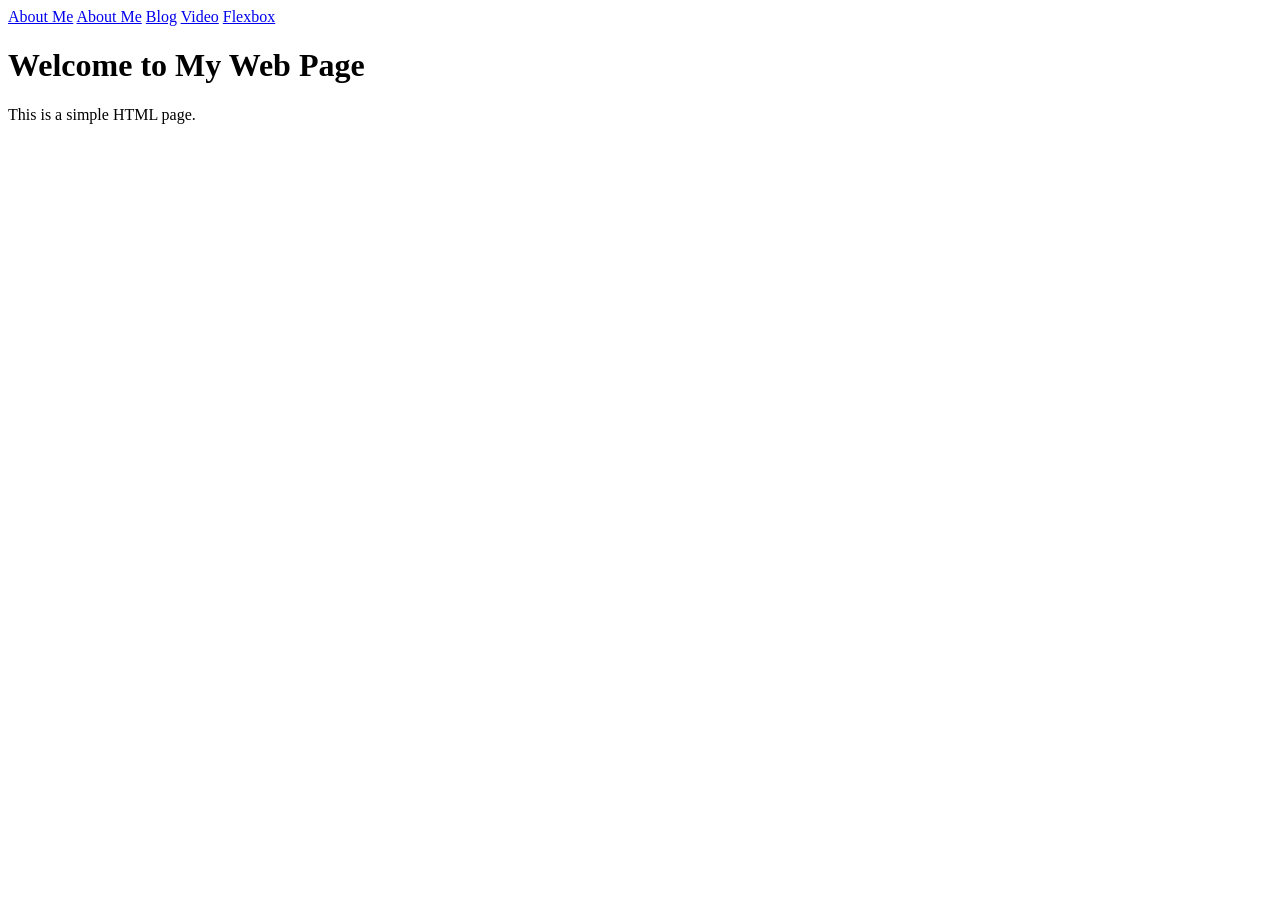
<file: Index.html>
<html>
    <head>
        <title>My Web Page</title>
    </head>
    <body>
        <a href="AboutMe.html">About Me</a>
        <a href="AboutMe.html">About Me</a>
        <a href="Blog.html">Blog</a>
        <a href="Video.html">Video</a>
        <a href="Flexbox.html">Flexbox</a>
        <h1>Welcome to My Web Page</h1>
        <p>This is a simple HTML page.</p>
    </body>










</html>
</file>
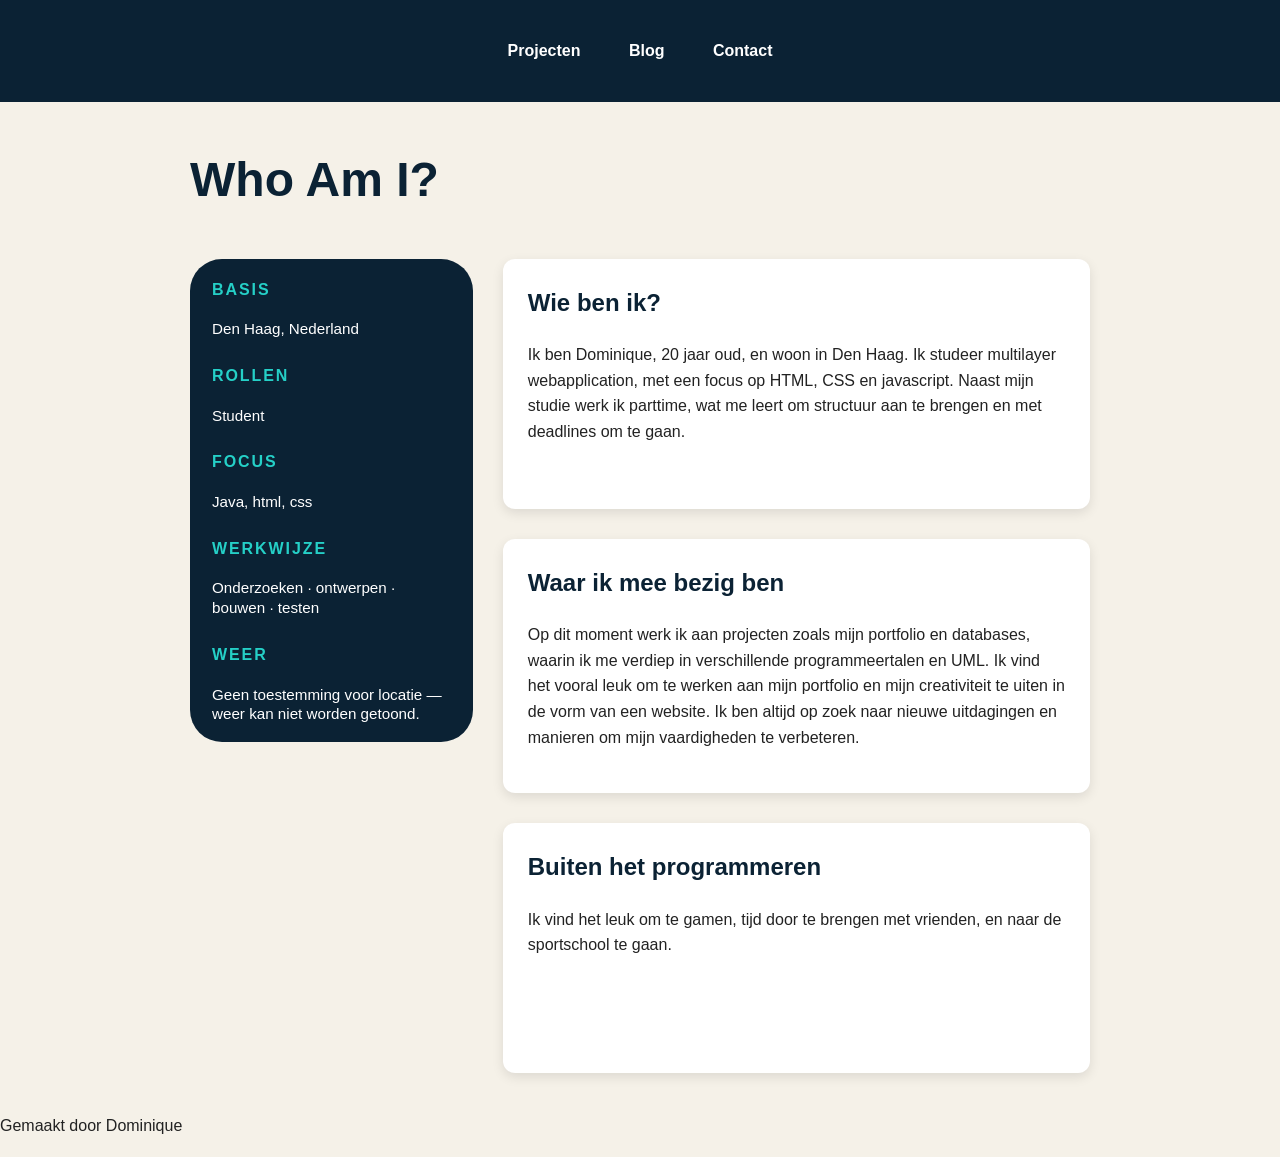
<file: index.html>
<!doctype html>
<html lang="en">
  <head>
    <link rel="stylesheet" href="Styles.css" />
    <meta charset="UTF-8" />
    <meta name="viewport" content="width=device-width, initial-scale=1.0" />
    <title>whoami</title>
  </head>
  <body>
    <header>
      <button onclick="location.href = 'Projecten.html'">Projecten</button>
      <button onclick="location.href = 'Blog.html'">Blog</button>
      <button onclick="location.href = 'Contact.html'">Contact</button>
    </header>
    <section>
      <h1>Who Am I?</h1>
    </section>
    <main class="about-layout">
      <aside class="profile-card">
        <h2>Basis</h2>
        <p>Den Haag, Nederland</p>
        <h2>Rollen</h2>
        <p>Student</p>
        <h2>Focus</h2>
        <p>Java, html, css</p>
        <h2>Werkwijze</h2>
        <p>Onderzoeken · ontwerpen · bouwen · testen</p>
        <h2>Weer</h2>
        <p id="weer-status"></p>
      </aside>
      <section class="article-list">
        <article>
          <h2>Wie ben ik?</h2>
          <p>
            Ik ben Dominique, 20 jaar oud, en woon in Den Haag. Ik studeer
            multilayer webapplication, met een focus op HTML, CSS en javascript.
            Naast mijn studie werk ik parttime, wat me leert om structuur aan te
            brengen en met deadlines om te gaan.
          </p>
        </article>
        <article>
          <h2>Waar ik mee bezig ben</h2>
          <p>
            Op dit moment werk ik aan projecten zoals mijn portfolio en
            databases, waarin ik me verdiep in verschillende programmeertalen en
            UML. Ik vind het vooral leuk om te werken aan mijn portfolio en mijn
            creativiteit te uiten in de vorm van een website. Ik ben altijd op
            zoek naar nieuwe uitdagingen en manieren om mijn vaardigheden te
            verbeteren.
          </p>
        </article>
        <article>
          <h2>Buiten het programmeren</h2>
          <p>
            Ik vind het leuk om te gamen, tijd door te brengen met vrienden, en
            naar de sportschool te gaan.
          </p>
        </article>
      </section>
    </main>
    <footer>
      <p>Gemaakt door Dominique</p>
    </footer>
    <script src="Weer.js"></script>
  </body>
</html>
</file>
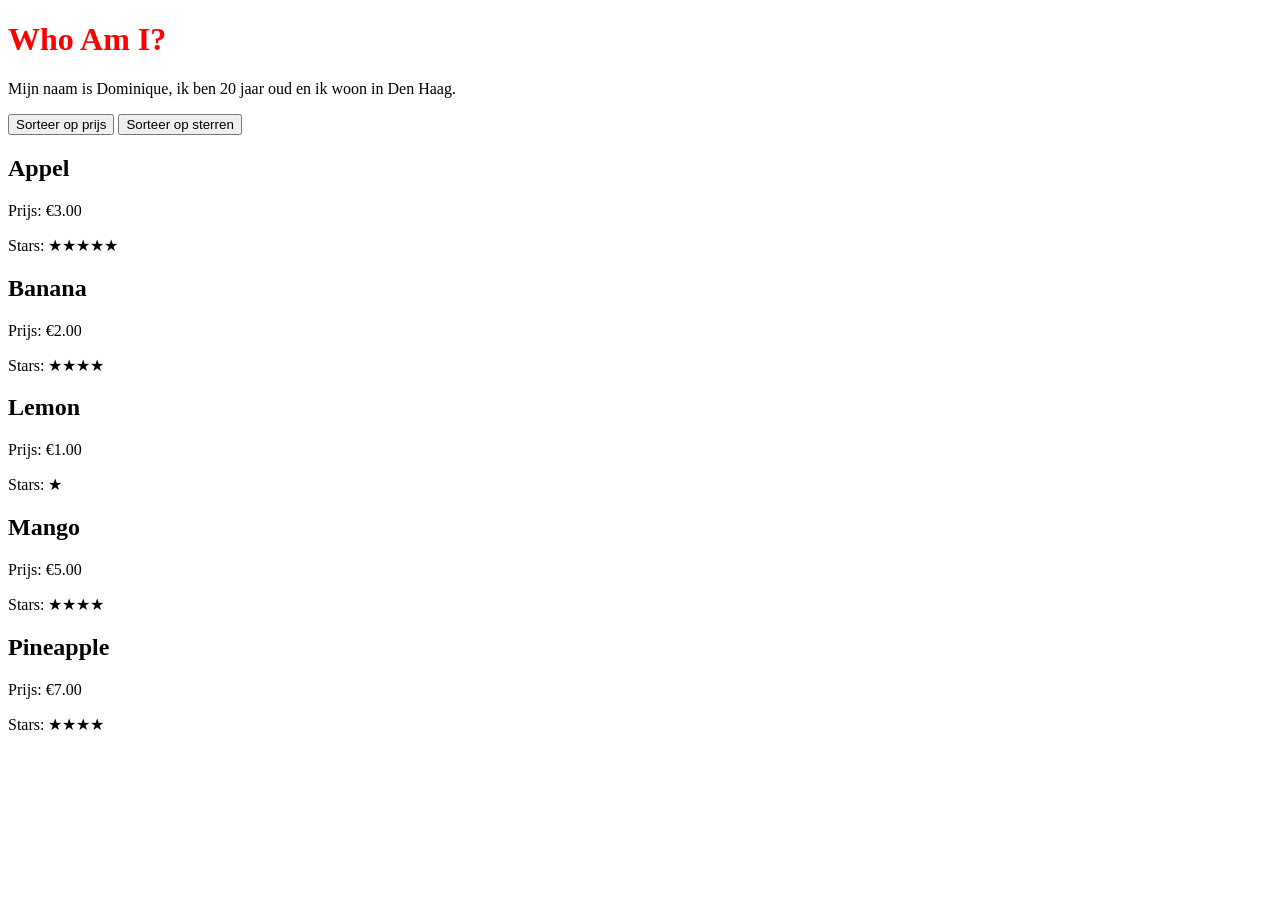
<file: WFPW_Extra_Opdrachten/index.html>
<!doctype html>
<html lang="en">
  <head>
    <meta charset="UTF-8" />
    <meta name="viewport" content="width=>, initial-scale=1.0" />
    <title>Document</title>
  </head>
  <body>
    <h1 id="title">"Extra opdrachten</h1>
    <p id="description">
      Hieronder staan enkele extra opdrachten die ik heb gemaakt om mijn
      vaardigheden in HTML en CSS te verbeteren.
    </p>
    <button id="button1">Sorteer op prijs</button>
    <button id="button2">Sorteer op sterren</button>
    <div id="fruit-list"></div>
  </body>
  <script src="testscript.js"></script>
</html>
</file>
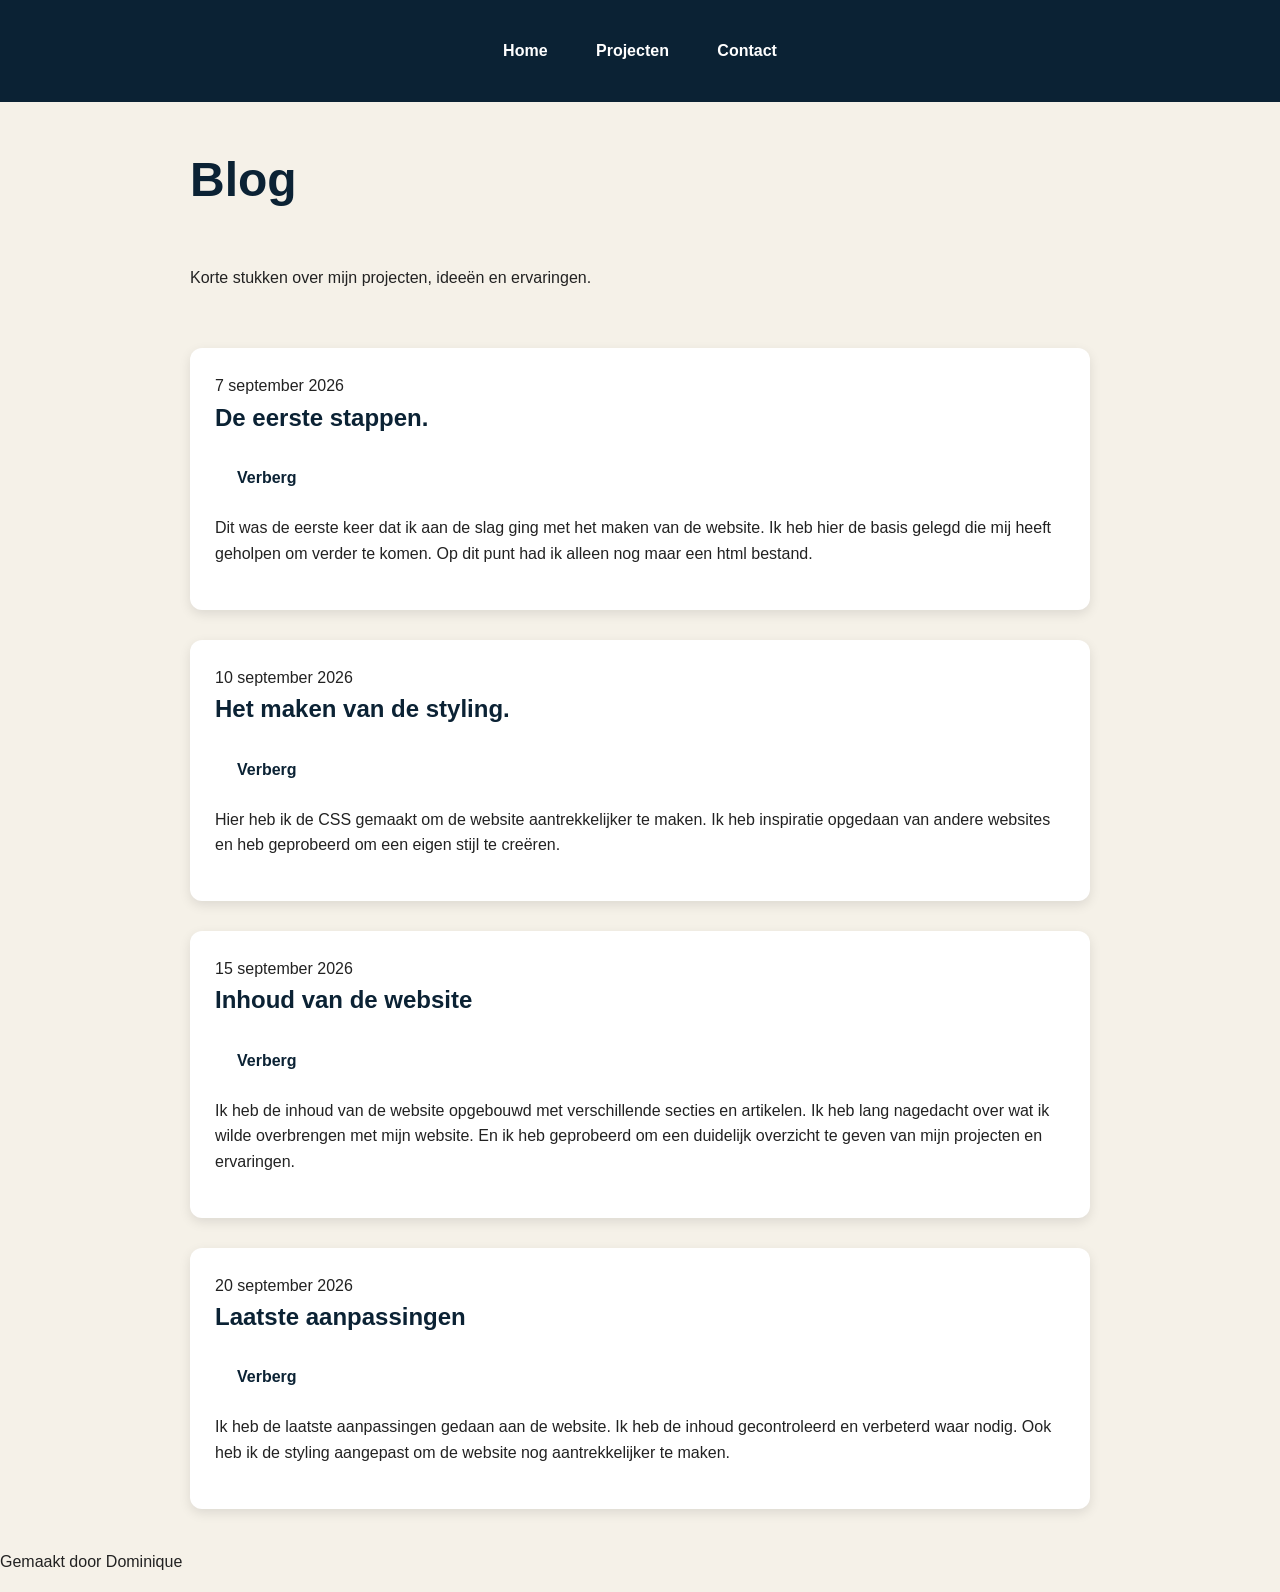
<file: Blog.html>
<!doctype html>
<html lang="en">
  <head>
    <link rel="stylesheet" href="Styles.css" />
    <meta charset="UTF-8" />
    <meta name="viewport" content="width=device-width, initial-scale=1.0" />
    <title>Blog</title>
  </head>
  <body>
    <header>
      <button onclick="location.href = 'index.html'">Home</button>
      <button onclick="location.href = 'Projecten.html'">Projecten</button>
      <button onclick="location.href = 'Contact.html'">Contact</button>
    </header>
    <main>
      <section>
        <h1>Blog</h1>
        <p>Korte stukken over mijn projecten, ideeën en ervaringen.</p>
      </section>
      <section>
        <article>
          <time datetime="2026-09-07">7 september 2026</time>
          <h2>De eerste stappen.</h2>
          <button class="toggle-btn" aria-expanded="true" aria-controls="post-1">
    Verberg
  </button>
          <p id="post-1">
            Dit was de eerste keer dat ik aan de slag ging met het maken van de
            website. Ik heb hier de basis gelegd die mij heeft geholpen om
            verder te komen. Op dit punt had ik alleen nog maar een html
            bestand.
          </p>
        </article>
        <article>
          <time datetime="2026-09-10">10 september 2026</time>
          <h2>Het maken van de styling.</h2>
          <button class="toggle-btn" aria-expanded="true" aria-controls="post-2">
    Verberg
  </button>
          <p id="post-2">
            Hier heb ik de CSS gemaakt om de website aantrekkelijker te maken.
            Ik heb inspiratie opgedaan van andere websites en heb geprobeerd om
            een eigen stijl te creëren.
          </p>
        </article>
        <article>
          <time datetime="2026-09-15">15 september 2026</time>
          <h2>Inhoud van de website</h2>
            <button class="toggle-btn" aria-expanded="true" aria-controls="post-3">
    Verberg
    </button>
          <p id="post-3">
            Ik heb de inhoud van de website opgebouwd met verschillende secties
            en artikelen. Ik heb lang nagedacht over wat ik wilde overbrengen
            met mijn website. En ik heb geprobeerd om een duidelijk overzicht te
            geven van mijn projecten en ervaringen.
          </p>
        </article>
        <article>
          <time datetime="2026-09-20">20 september 2026</time>
          <h2>Laatste aanpassingen</h2>
            <button class="toggle-btn" aria-expanded="true" aria-controls="post-4">
    Verberg
  </button>
          <p id="post-4">
            Ik heb de laatste aanpassingen gedaan aan de website. Ik heb de
            inhoud gecontroleerd en verbeterd waar nodig. Ook heb ik de
            styling aangepast om de website nog aantrekkelijker te maken.
          </p>
        </article>
      </section>
    </main>
    <footer>
      <p>Gemaakt door Dominique</p>
    </footer>
    <script src="Blog.js"></script>
  </body>
</html>
</file>
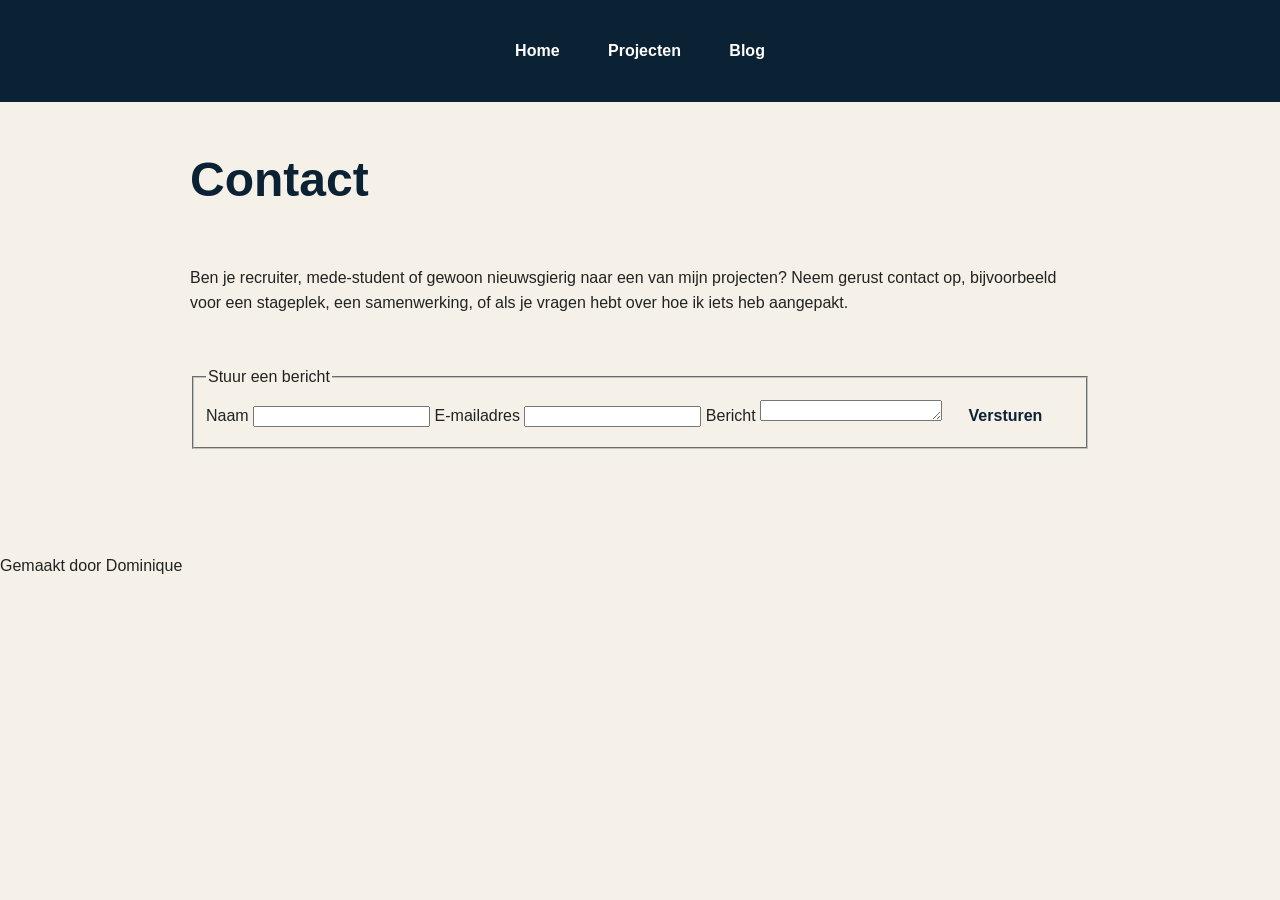
<file: Contact.html>
<!doctype html>
<html lang="en">
  <head>
    <link rel="stylesheet" href="Styles.css" />
    <meta charset="UTF-8" />
    <meta name="viewport" content="width=device-width, initial-scale=1.0" />
    <title>Contact</title>
  </head>
  <body>
    <header>
      <button onclick="location.href = 'index.html'">Home</button>
      <button onclick="location.href = 'Projecten.html'">Projecten</button>
      <button onclick="location.href = 'Blog.html'">Blog</button>
    </header>
    <main>
      <section>
        <h1>Contact</h1>
        <p>
          Ben je recruiter, mede-student of gewoon nieuwsgierig naar een van
          mijn projecten? Neem gerust contact op, bijvoorbeeld voor een
          stageplek, een samenwerking, of als je vragen hebt over hoe ik iets
          heb aangepakt.
        </p>
        <form id="contact-form" novalidate>
          <fieldset>
            <legend>Stuur een bericht</legend>

            <label for="naam">Naam</label>
            <input
              type="text"
              id="naam"
              name="naam"
              required
              aria-describedby="naam-error"
            >
            <span id="naam-error" class="error-message"></span>

            <label for="email">E-mailadres</label>
            <input
              type="email"
              id="email"
              name="email"
              required
              aria-describedby="email-error"
            >
            <span id="email-error" class="error-message"></span>

            <label for="bericht">Bericht</label>
            <textarea
              id="bericht"
              name="bericht"
              rows="1"
              required
              aria-describedby="bericht-error"
            ></textarea>
            <span id="bericht-error" class="error-message"></span>
            <button type="submit" class="btn-submit">Versturen</button>
          </fieldset>
        </form>
        <p id="form-status" role="status" aria-live="polite"></p>
      </section>
    </main>
    <footer>
      <p>Gemaakt door Dominique</p>
    </footer>
    <script src="Contact.js"></script>
  </body>
</html>
</file>
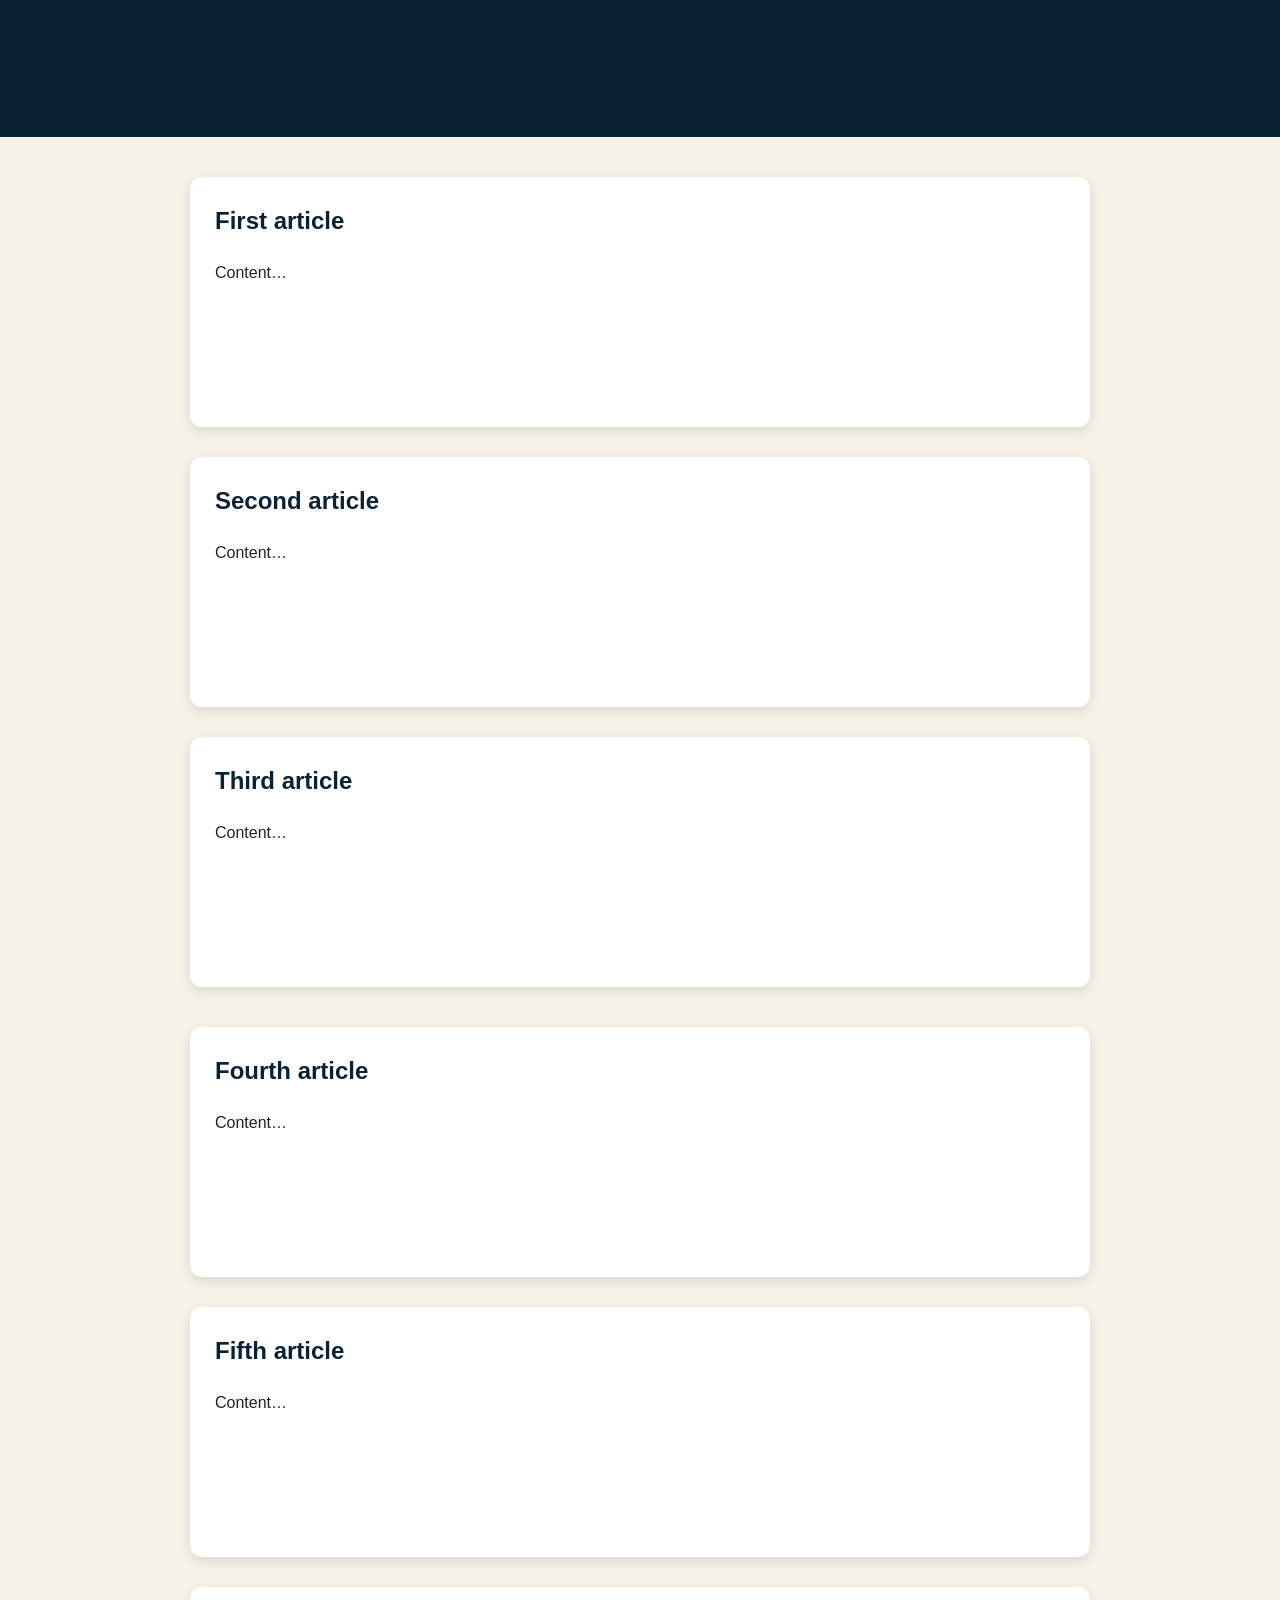
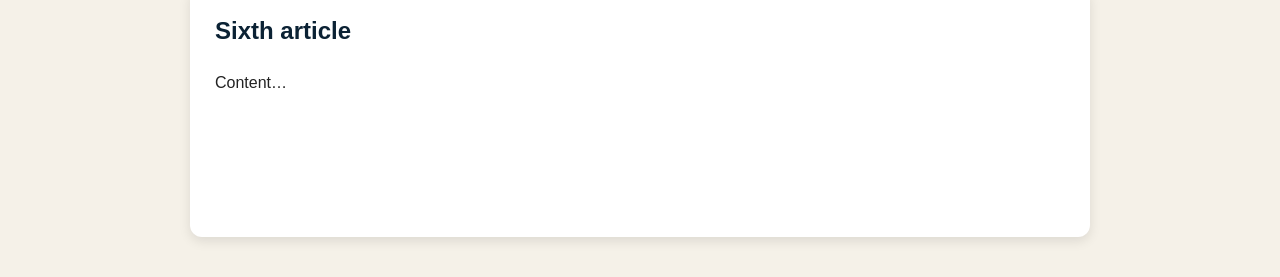
<file: Flexbox.html>
<!DOCTYPE html>
<html lang="en">
<head>
    <link rel="stylesheet" href="Styles.css">
    <meta charset="UTF-8">
    <meta name="viewport" content="width=device-width, initial-scale=1.0">
    <title>Document</title>
</head>
<body>
    <header>
  <h1>Sample flexbox example</h1>
</header>
<section>
  <article>
    <h2>First article</h2>
    <p>Content…</p>
  </article>
  <article>
    <h2>Second article</h2>
    <p>Content…</p>
  </article>
  <article>
    <h2>Third article</h2>
    <p>Content…</p>
  </article>
</section>
<section>
  <article>
    <h2>Fourth article</h2>
    <p>Content…</p>
  </article>
  <article>
    <h2>Fifth article</h2>
    <p>Content…</p>
  </article>
  <article>
    <h2>Sixth article</h2>
    <p>Content…</p>
  </article>
</section>
</body>
</html>
</file>
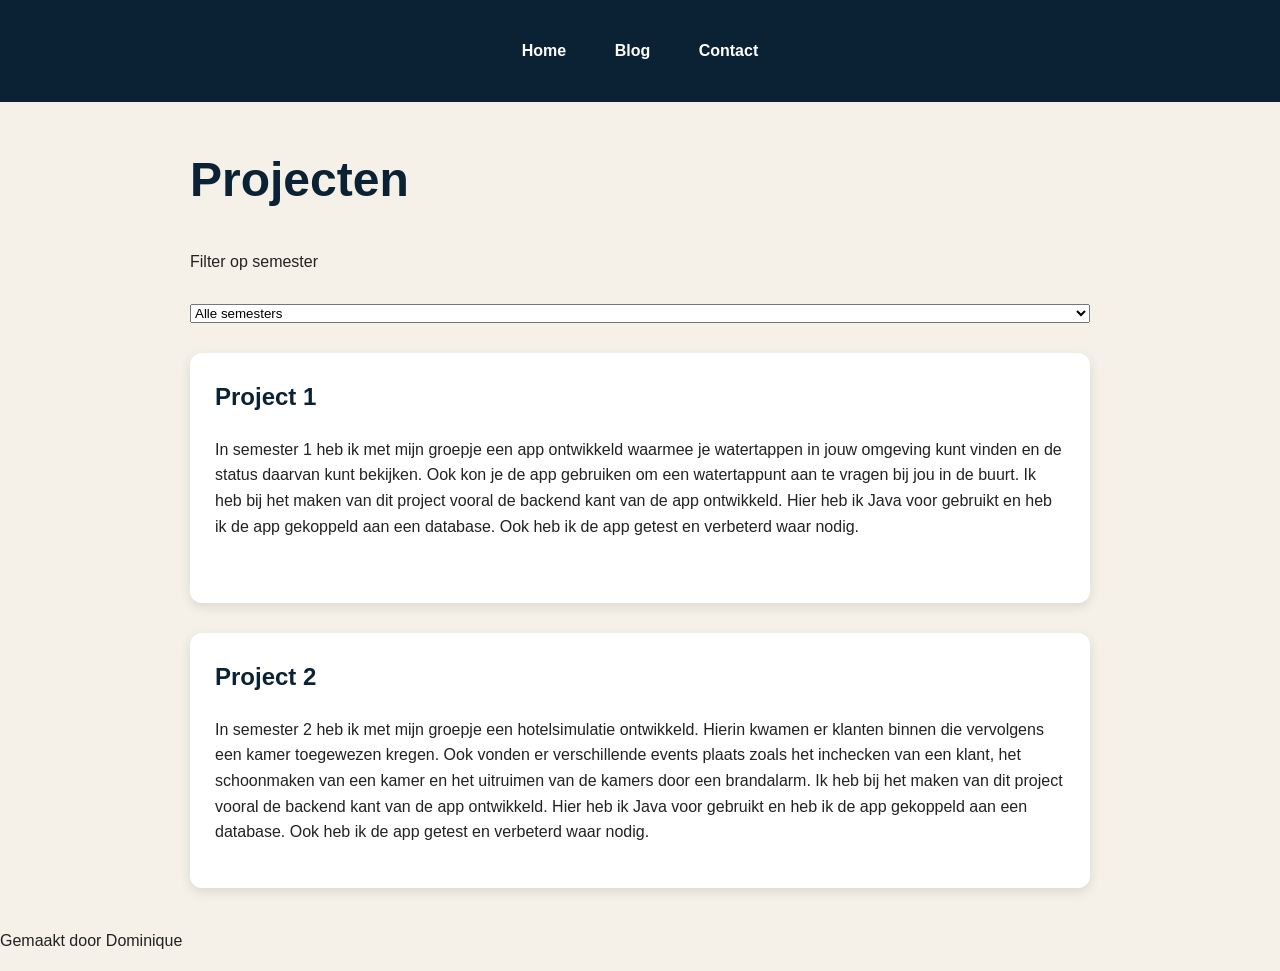
<file: Projecten.html>
<!doctype html>
<html lang="en">
  <head>
    <link rel="stylesheet" href="Styles.css" />
    <meta charset="UTF-8" />
    <meta name="viewport" content="width=device-width, initial-scale=1.0" />
    <title>Projecten</title>
  </head>
  <body>
    <header>
      <button onclick="location.href = 'index.html'">Home</button>
      <button onclick="location.href = 'Blog.html'">Blog</button>
      <button onclick="location.href = 'Contact.html'">Contact</button>
    </header>
    <main>
      <section id="projecten">
        <h1>Projecten</h1>
        <label for="semester-filter">Filter op semester</label>
        <select id="semester-filter">
          <option value="alle">Alle semesters</option>
          <option value="1">Semester 1</option>
          <option value="2">Semester 2</option>
          <option value="3">Semester 3</option>
        </select>
      </section>
    </main>
    <footer>
      <p>Gemaakt door Dominique</p>
    </footer>
    <script src="Projecten.js"></script>
  </body>
</html>
</file>
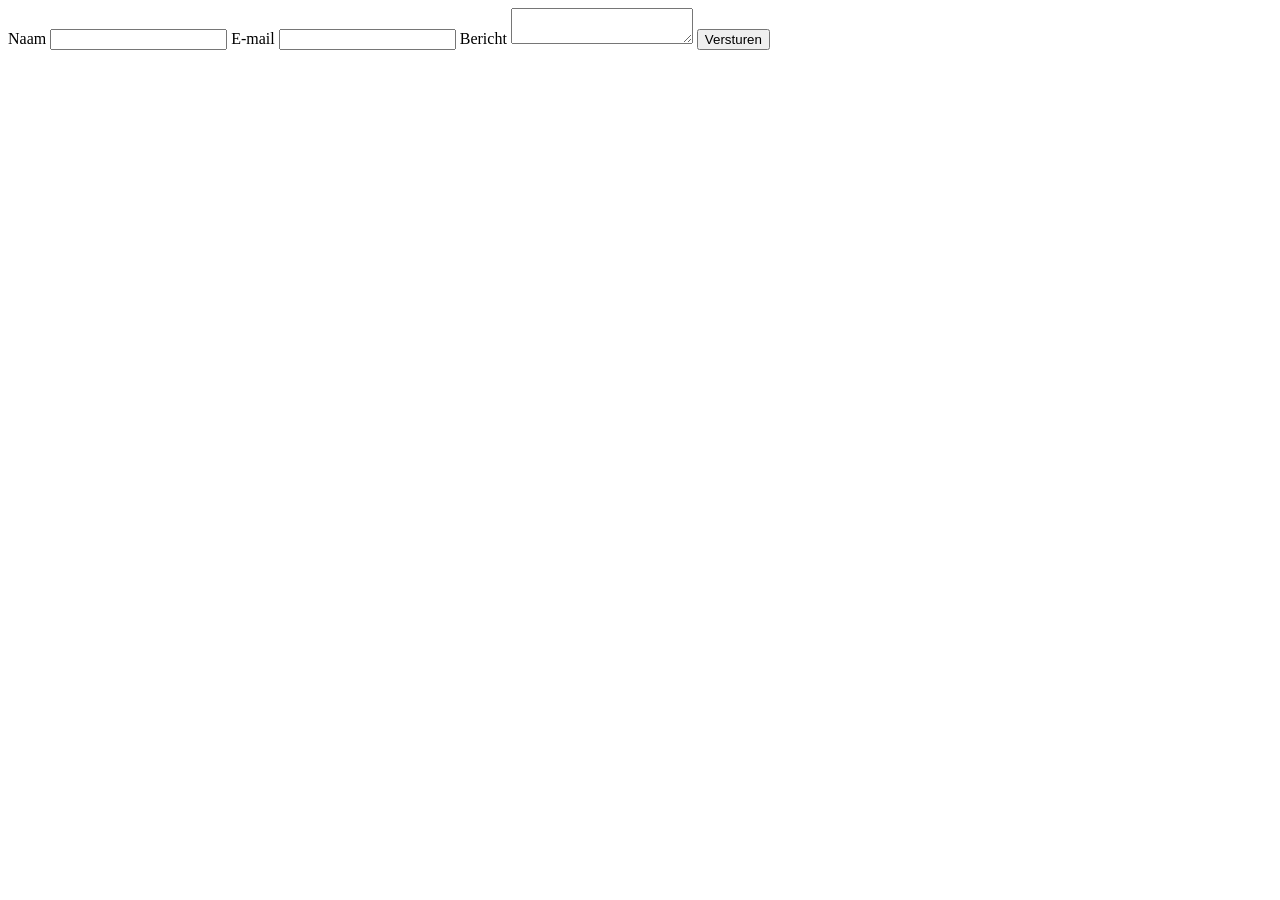
<file: WFPW_Extra_Opdrachten/forms.html>
<!doctype html>
<html lang="en">
  <head>
    <meta charset="UTF-8" />
    <meta name="viewport" content="width=device-width, initial-scale=1.0" />
    <title>Document</title>
  </head>
  <body>
    <form id="contact-form" novalidate>
      <label for="naam">Naam</label>
      <input
        id="naam"
        required
        minlength="2"
        aria-describedby="naam-error"
        aria-invalid="false"
      />
      <span id="naam-error" role="alert"></span>
      <label for="email">E-mail</label>
      <input
        id="email"
        type="email"
        required
        aria-describedby="email-error"
        aria-invalid="false"
      />
      <span id="email-error" role="alert"></span>
      <label for="bericht">Bericht</label>
      <textarea
        id="bericht"
        required
        minlength="10"
        aria-describedby="bericht-error"
        ariainvalid="false"
      ></textarea>
      <span id="bericht-error" role="alert"></span>
      <button type="submit">Versturen</button>
      <div id="form-status" aria-live="polite"></div>
    </form>
    <script src="./formsscript.js"></script>
  </body>
</html>
</file>
<file: Styles.css>
body {
  background: #f5f1e8;
  color: #222;
  font-family: Arial, sans-serif;
  margin: 0;
  line-height: 1.6;
}

header {
  background: #0b2234;
  padding: 30px 20px;
  text-align: center;
}

h1 {
  color: #0b2234;
  margin: 0;
  font-size: 3rem;
}

section {
  display: flex;
  flex-direction: column;
  gap: 30px;
  max-width: 900px;
  margin: 40px auto;
  padding: 0 20px;
}

.about-layout {
  align-items: start;
  display: grid;
  gap: 30px;
  grid-template-columns: minmax(220px, 0.65fr) minmax(0, 1.35fr);
  max-width: 900px;
  margin: 40px auto;
  padding: 0 20px;
}

.profile-card {
  background: #0b2234;
  border-radius: 32px;
  color: white;
  display: flex;
  flex-direction: column;
  gap: 12px;
  justify-content: space-between;
  padding: 18px 22px;
}

.profile-card h2 {
  color: #25d0c7;
  font-size: 1rem;
  letter-spacing: 0.12em;
  margin-bottom: 5px;
  text-transform: uppercase;
}

.profile-card h2:not(:first-child) {
  margin-top: 12px;
}

.profile-card p {
  font-size: 0.95rem;
  line-height: 1.3;
  margin: 0;
}

.article-list {
  display: flex;
  flex-direction: column;
  gap: 30px;
  margin: 0;
  max-width: none;
  padding: 0;
}

article {
  background: white;
  border-radius: 12px;
  box-shadow: 0 4px 12px rgba(0, 0, 0, 0.1);
  padding: 25px;
  margin: 0;
  width: auto;
  min-height: 200px;
}

h2,
h3 {
  color: #0b2234;
  margin-top: 0;
  margin-bottom: 20px;
}

p {
  margin-bottom: 18px;
}

button,
input[type="submit"],
button {
  background: transparent;
  border: none;
  color: white;
  cursor: pointer;
  display: inline-block;
  font-size: 1rem;
  font-weight: bold;
  padding: 12px 22px;
  text-decoration: none;
  transition: color 0.2s ease, text-decoration-color 0.2s ease;
}

button:hover,
input[type="submit"]:hover,
button:hover {
  color: #25d0c7;
}

button:active,
input[type="submit"]:active,
button:active {
  color: #25d0c7;
  text-decoration: underline;
  text-underline-offset: 4px;
}

button:focus,
input[type="submit"]:focus,
button:focus {
  outline: 2px solid #25d0c7;
  outline-offset: 3px;
}

.btn-submit {
  color: #0b2234;
}

.btn-submit:hover {
  color: rgb(87, 87, 87);
}

.toggle-btn {
  color: #0b2234;
}

.toggle-btn:hover {
  color: rgb(87, 87, 87);
}

@media (max-width: 760px) {
  .about-layout {
    grid-template-columns: 1fr;
  }

  .profile-card {
    border-radius: 24px;
    padding: 30px;
  }
}
</file>
